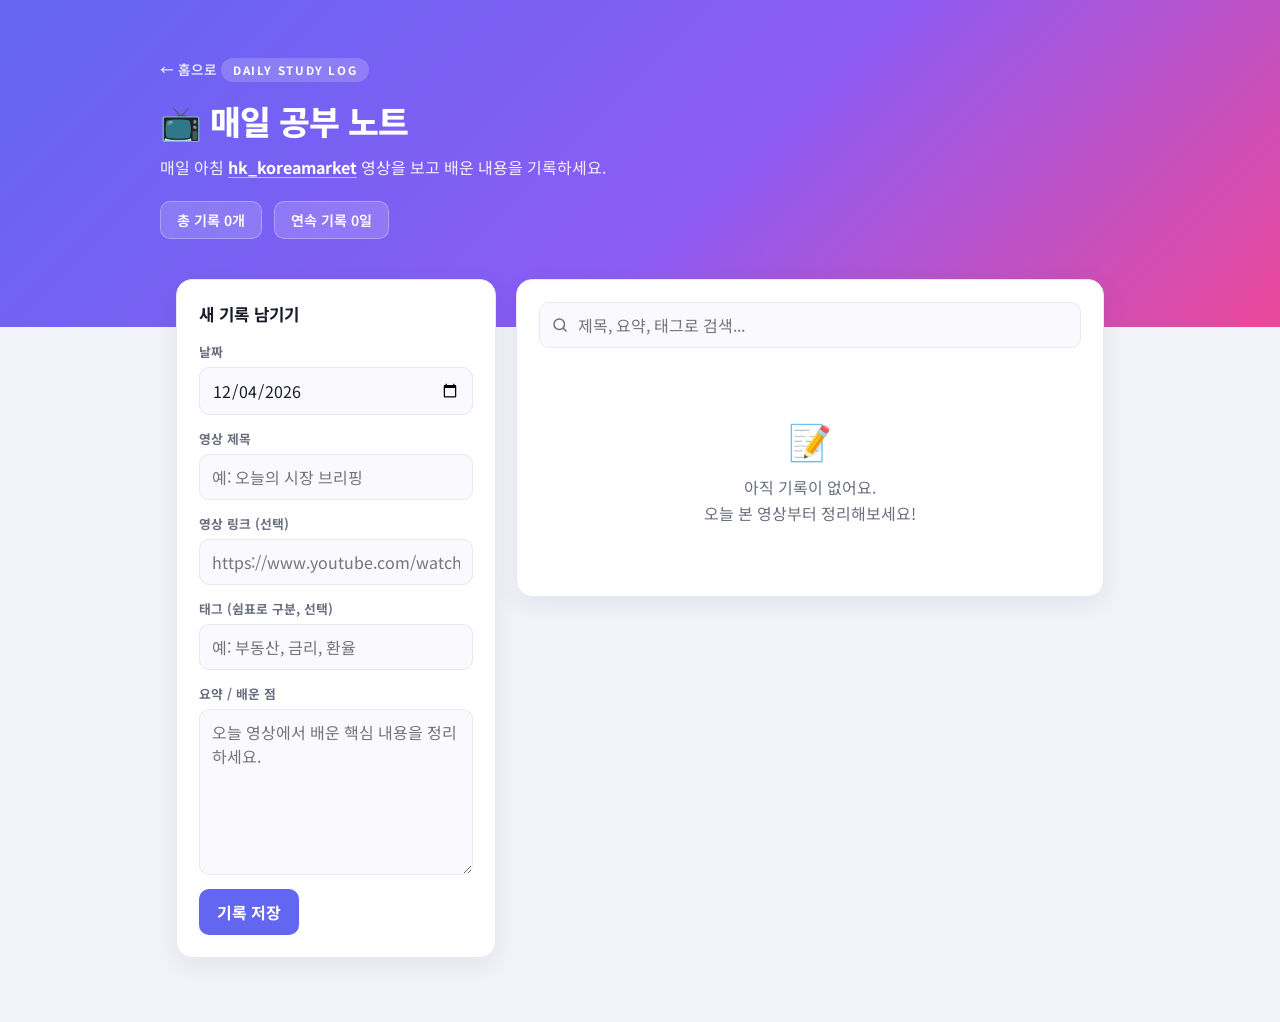
<file: notes.html>
<!DOCTYPE html>
<html lang="ko">
<head>
<meta charset="UTF-8">
<meta name="viewport" content="width=device-width, initial-scale=1.0">
<title>매일 공부 노트</title>
<link rel="preconnect" href="https://fonts.googleapis.com">
<link rel="preconnect" href="https://fonts.gstatic.com" crossorigin>
<link href="https://fonts.googleapis.com/css2?family=Noto+Sans+KR:wght@400;500;600;700;800&display=swap" rel="stylesheet">
<link rel="stylesheet" href="style.css">
</head>
<body>
  <header class="hero">
    <div class="hero-inner">
      <a class="hero-back" href="index.html">← 홈으로</a>
      <span class="hero-eyebrow">DAILY STUDY LOG</span>
      <h1>📺 매일 공부 노트</h1>
      <p class="hero-sub">
        매일 아침
        <a href="https://www.youtube.com/@hk_koreamarket" target="_blank" rel="noopener">hk_koreamarket</a>
        영상을 보고 배운 내용을 기록하세요.
      </p>
      <div class="stats" id="stats"></div>
    </div>
  </header>

  <main class="app">
    <aside class="form-card">
      <h2 class="card-title">새 기록 남기기</h2>
      <form id="entry-form">
        <input type="hidden" id="entry-id">
        <div class="form-row">
          <label for="date">날짜</label>
          <input type="date" id="date" required>
        </div>
        <div class="form-row">
          <label for="video-title">영상 제목</label>
          <input type="text" id="video-title" placeholder="예: 오늘의 시장 브리핑" required>
        </div>
        <div class="form-row">
          <label for="video-url">영상 링크 (선택)</label>
          <input type="url" id="video-url" placeholder="https://www.youtube.com/watch?v=...">
        </div>
        <div class="form-row">
          <label for="tags">태그 (쉼표로 구분, 선택)</label>
          <input type="text" id="tags" placeholder="예: 부동산, 금리, 환율">
        </div>
        <div class="form-row">
          <label for="summary">요약 / 배운 점</label>
          <textarea id="summary" rows="6" placeholder="오늘 영상에서 배운 핵심 내용을 정리하세요." required></textarea>
        </div>
        <div class="form-actions">
          <button type="submit" id="submit-btn">기록 저장</button>
          <button type="button" id="cancel-edit" class="secondary" hidden>취소</button>
        </div>
      </form>
    </aside>

    <section class="list-section">
      <div class="list-toolbar">
        <svg class="search-icon" width="18" height="18" viewBox="0 0 24 24" fill="none" xmlns="http://www.w3.org/2000/svg">
          <circle cx="11" cy="11" r="7" stroke="currentColor" stroke-width="2"/>
          <path d="M20 20L16.65 16.65" stroke="currentColor" stroke-width="2" stroke-linecap="round"/>
        </svg>
        <input type="text" id="search" placeholder="제목, 요약, 태그로 검색...">
      </div>
      <ul id="entry-list" class="entry-list"></ul>
      <div id="empty-state" class="empty-state" hidden>
        <div class="empty-emoji">📝</div>
        <p>아직 기록이 없어요.<br>오늘 본 영상부터 정리해보세요!</p>
      </div>
    </section>
  </main>

  <script src="script.js"></script>
</body>
</html>
</file>
<file: style.css>
:root {
  --bg: #f3f4f9;
  --card: #ffffff;
  --text: #1a1d29;
  --muted: #6b7080;
  --primary: #6366f1;
  --primary-dark: #4f46e5;
  --primary-soft: #eef0ff;
  --border: #e7e8f0;
  --danger: #ef4444;
  --danger-soft: #fef2f2;
  --shadow-sm: 0 1px 2px rgba(20, 20, 40, 0.04);
  --shadow-md: 0 8px 24px rgba(31, 35, 82, 0.08);
  --radius: 16px;
}

* {
  box-sizing: border-box;
}

body {
  margin: 0;
  font-family: "Noto Sans KR", -apple-system, BlinkMacSystemFont, "Segoe UI", sans-serif;
  background: var(--bg);
  color: var(--text);
  -webkit-font-smoothing: antialiased;
}

/* Hero header */
.hero {
  background: linear-gradient(135deg, #6366f1 0%, #8b5cf6 55%, #ec4899 100%);
  color: #fff;
  padding: 56px 16px 88px;
}

.hero-inner {
  max-width: 960px;
  margin: 0 auto;
}

.hero-back {
  display: inline-block;
  color: rgba(255, 255, 255, 0.85);
  text-decoration: none;
  font-size: 0.85rem;
  font-weight: 600;
  margin-bottom: 14px;
}

.hero-back:hover {
  color: #fff;
  text-decoration: underline;
}

.hero-eyebrow {
  display: inline-block;
  font-size: 0.72rem;
  font-weight: 700;
  letter-spacing: 0.14em;
  background: rgba(255, 255, 255, 0.18);
  padding: 4px 12px;
  border-radius: 999px;
  margin-bottom: 14px;
}

.hero h1 {
  font-size: 2.1rem;
  font-weight: 800;
  margin: 0 0 10px;
  letter-spacing: -0.02em;
}

.hero-sub {
  margin: 0 0 22px;
  font-size: 1rem;
  color: rgba(255, 255, 255, 0.9);
}

.hero-sub a {
  color: #fff;
  font-weight: 700;
  text-decoration: underline;
  text-decoration-color: rgba(255, 255, 255, 0.5);
  text-underline-offset: 3px;
}

.hero-sub a:hover {
  text-decoration-color: #fff;
}

.stats {
  display: flex;
  gap: 12px;
  flex-wrap: wrap;
}

.stats span {
  background: rgba(255, 255, 255, 0.16);
  backdrop-filter: blur(6px);
  border: 1px solid rgba(255, 255, 255, 0.28);
  border-radius: 10px;
  padding: 8px 16px;
  font-size: 0.88rem;
  font-weight: 600;
}

/* Layout */
.app {
  max-width: 960px;
  margin: -48px auto 64px;
  padding: 0 16px;
  display: grid;
  grid-template-columns: 320px 1fr;
  gap: 20px;
  align-items: start;
}

@media (max-width: 760px) {
  .app {
    grid-template-columns: 1fr;
  }
}

.form-card, .list-section {
  background: var(--card);
  border-radius: var(--radius);
  box-shadow: var(--shadow-md);
  border: 1px solid var(--border);
}

.form-card {
  padding: 22px;
  position: sticky;
  top: 20px;
}

.card-title {
  font-size: 1.05rem;
  font-weight: 700;
  margin: 0 0 16px;
}

.form-row {
  margin-bottom: 14px;
  display: flex;
  flex-direction: column;
  gap: 6px;
}

.form-row label {
  font-size: 0.8rem;
  font-weight: 700;
  color: var(--muted);
}

input, textarea {
  font: inherit;
  padding: 10px 12px;
  border: 1.5px solid var(--border);
  border-radius: 10px;
  background: #fafafe;
  color: var(--text);
  transition: border-color 0.15s, background 0.15s;
}

input:focus, textarea:focus {
  outline: none;
  border-color: var(--primary);
  background: #fff;
}

textarea {
  resize: vertical;
  line-height: 1.5;
}

.form-actions {
  display: flex;
  gap: 8px;
}

button {
  font: inherit;
  cursor: pointer;
  border: none;
  border-radius: 10px;
  padding: 11px 18px;
  background: var(--primary);
  color: #fff;
  font-weight: 700;
  transition: background 0.15s, transform 0.05s;
}

button:hover {
  background: var(--primary-dark);
}

button:active {
  transform: scale(0.98);
}

button.secondary {
  background: #fff;
  color: var(--muted);
  border: 1.5px solid var(--border);
}

button.secondary:hover {
  background: #f5f5fa;
}

/* List */
.list-section {
  padding: 22px;
}

.list-toolbar {
  position: relative;
  margin-bottom: 18px;
}

.search-icon {
  position: absolute;
  left: 12px;
  top: 50%;
  transform: translateY(-50%);
  color: var(--muted);
  pointer-events: none;
}

.list-toolbar input {
  width: 100%;
  padding-left: 38px;
}

.entry-list {
  list-style: none;
  margin: 0;
  padding: 0;
  display: flex;
  flex-direction: column;
  gap: 14px;
}

.entry-card {
  border: 1.5px solid var(--border);
  border-radius: 14px;
  padding: 16px 18px;
  transition: border-color 0.15s, box-shadow 0.15s;
}

.entry-card:hover {
  border-color: #d7d9ec;
  box-shadow: var(--shadow-sm);
}

.entry-card-head {
  display: flex;
  justify-content: space-between;
  align-items: baseline;
  gap: 8px;
  flex-wrap: wrap;
}

.entry-date {
  font-size: 0.76rem;
  color: var(--primary-dark);
  font-weight: 700;
  background: var(--primary-soft);
  padding: 3px 9px;
  border-radius: 999px;
}

.entry-title {
  font-size: 1.08rem;
  font-weight: 700;
  margin: 8px 0 6px;
}

.entry-title a {
  color: var(--text);
  text-decoration: none;
}

.entry-title a:hover {
  color: var(--primary);
}

.entry-summary {
  white-space: pre-wrap;
  font-size: 0.92rem;
  line-height: 1.6;
  color: #3a3d4d;
  margin: 6px 0 12px;
}

.entry-tags {
  display: flex;
  flex-wrap: wrap;
  gap: 6px;
  margin-bottom: 12px;
}

.tag {
  background: var(--primary-soft);
  color: var(--primary-dark);
  border-radius: 999px;
  padding: 3px 11px;
  font-size: 0.78rem;
  font-weight: 700;
}

.entry-actions {
  display: flex;
  gap: 8px;
}

.entry-actions button {
  padding: 6px 13px;
  font-size: 0.82rem;
  font-weight: 700;
  border-radius: 8px;
}

.entry-actions .edit-btn {
  background: #fff;
  color: var(--primary);
  border: 1.5px solid var(--primary-soft);
}

.entry-actions .edit-btn:hover {
  background: var(--primary-soft);
}

.entry-actions .delete-btn {
  background: #fff;
  color: var(--danger);
  border: 1.5px solid var(--danger-soft);
}

.entry-actions .delete-btn:hover {
  background: var(--danger-soft);
}

.empty-state {
  text-align: center;
  padding: 48px 0;
  color: var(--muted);
}

.empty-emoji {
  font-size: 2.2rem;
  margin-bottom: 10px;
}

.empty-state p {
  margin: 0;
  line-height: 1.6;
}
</file>
